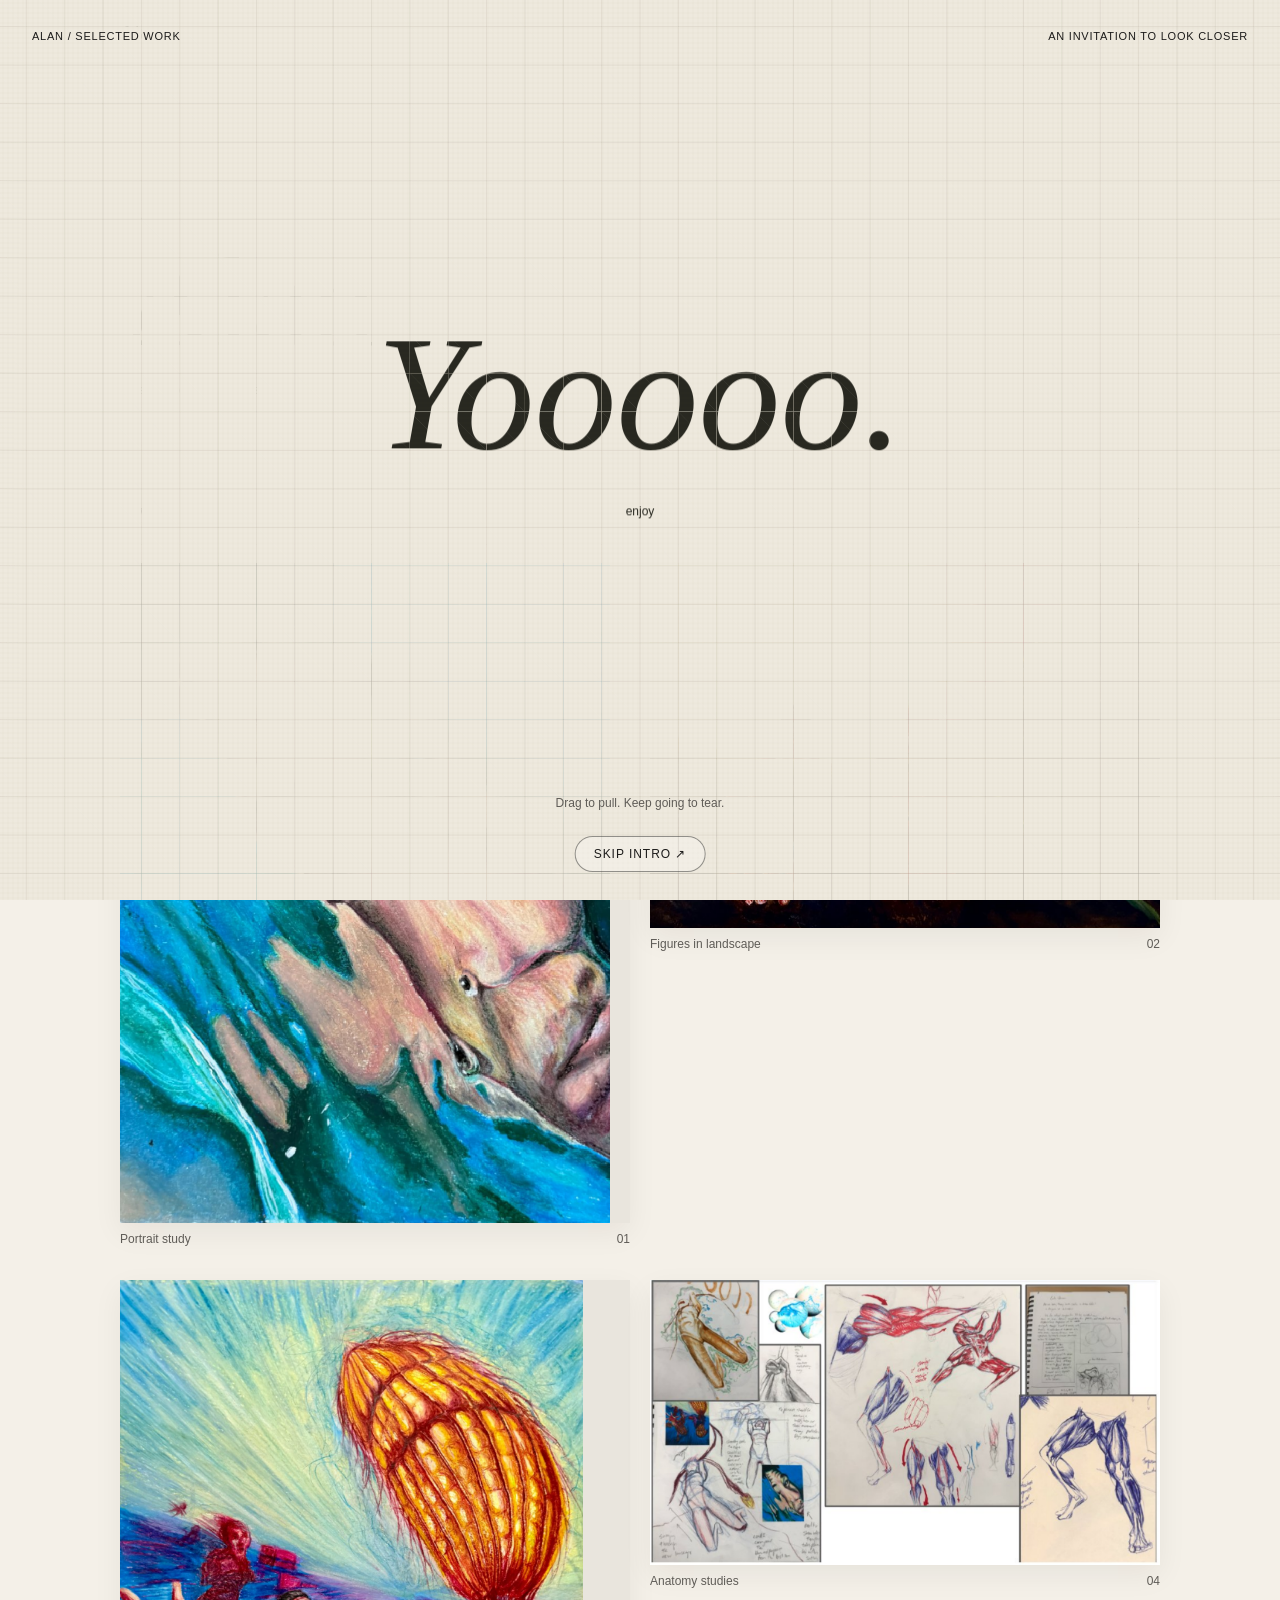
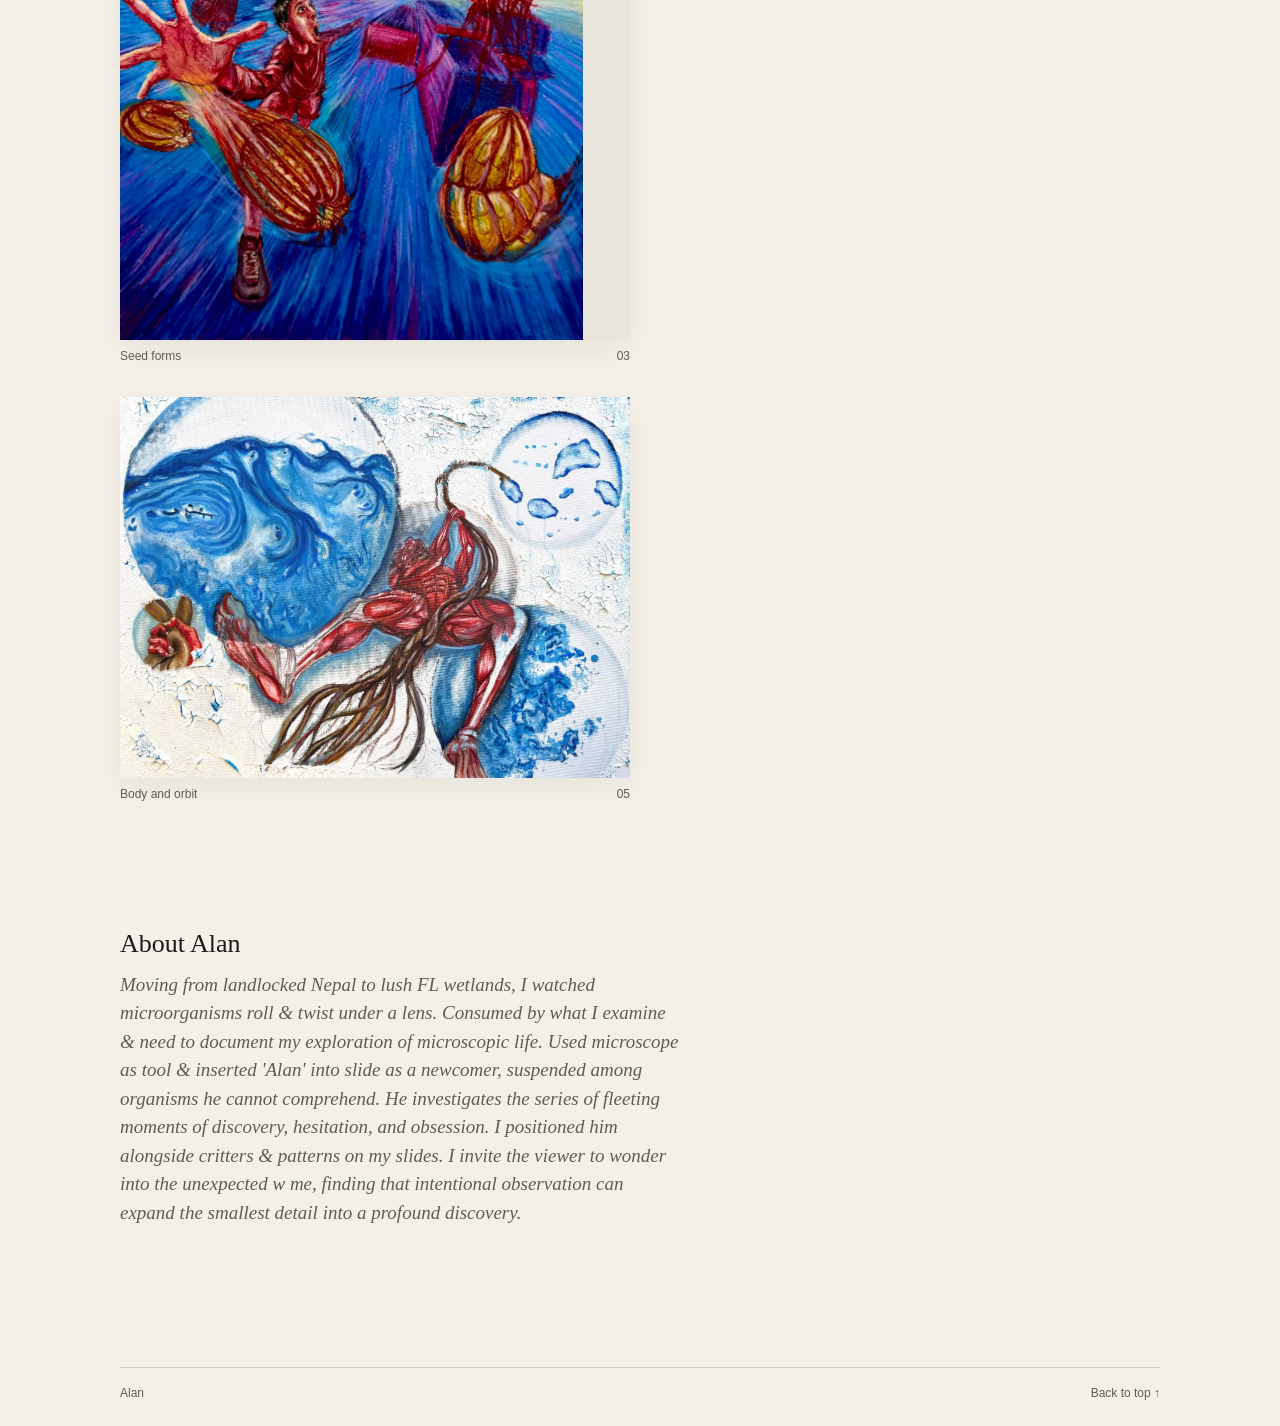
<file: index.html>
<!doctype html>
<html lang="en">
<head>
  <meta charset="utf-8">
  <meta name="viewport" content="width=device-width, initial-scale=1">
  <meta name="theme-color" content="#f4f0e8">
  <meta name="description" content="Selected artwork and studies by Alan.">
  <title>Alan — Portfolio</title>
  <link rel="stylesheet" href="styles.css">
  <script src="script.js" defer></script>
</head>
<body>
  <section class="tear-screen" aria-label="Opening screen">
    <canvas class="tear-canvas" aria-hidden="true"></canvas>
    <div class="cover-heading" aria-hidden="true"><span>Alan / Selected work</span><span>An invitation to look closer</span></div>
    <h1 class="visually-hidden">Pull and tear the cloth to enter Alan's portfolio</h1>
    <p class="tear-instruction">Drag to pull. Keep going to tear.</p>
    <button class="open-button" type="button">Skip intro <span aria-hidden="true">↗</span></button>
  </section>

  <main class="portfolio" id="portfolio" tabindex="-1">
    <header class="site-header">
      <a class="wordmark" href="#top">Alan</a>
      <nav aria-label="Main navigation">
        <a href="#work">Work</a>
        <a href="#about">About</a>
      </nav>
    </header>

    <section class="intro" id="top">
      <p class="eyebrow">AP Art Portfolio</p>
      <h1>Alan</h1>
      <p class="intro-note">Selected work and studies</p>
    </section>

    <section class="work-section" id="work" aria-labelledby="work-title">
      <div class="section-heading">
        <h2 id="work-title">Work</h2>
        <p>Selected pieces</p>
      </div>
      <div class="work-grid">
        <figure class="work-item">
          <img src="images/blue-portrait-study.png" alt="Close-up portrait surrounded by blue and teal marks" loading="lazy">
          <figcaption><span>Portrait study</span><span>01</span></figcaption>
        </figure>
        <figure class="work-item">
          <img src="images/figures-in-landscape.png" alt="Painted figures among dark, rocky forms" loading="lazy">
          <figcaption><span>Figures in landscape</span><span>02</span></figcaption>
        </figure>
        <figure class="work-item">
          <img src="images/seed-forms-study.png" alt="Expressive drawing of figures and large seed-like forms" loading="lazy">
          <figcaption><span>Seed forms</span><span>03</span></figcaption>
        </figure>
        <figure class="work-item">
          <img src="images/anatomy-sketchbook.png" alt="Sketchbook collage of anatomy and movement studies" loading="lazy">
          <figcaption><span>Anatomy studies</span><span>04</span></figcaption>
        </figure>
        <figure class="work-item">
          <img src="images/body-and-orbit-study.png" alt="Red figure with flowing forms among blue circular shapes" loading="lazy">
          <figcaption><span>Body and orbit</span><span>05</span></figcaption>
        </figure>
      </div>
    </section>

    <section class="about-section" id="about" aria-labelledby="about-title">
      <h2 id="about-title">About Alan</h2>
      <p class="statement-placeholder">
        Moving from landlocked Nepal to lush FL wetlands, I watched microorganisms roll & twist under a lens. Consumed by what I examine & need to document my exploration of microscopic life. Used microscope as tool & inserted 'Alan' into slide as a newcomer, suspended among organisms he cannot comprehend. He investigates the series of fleeting moments of discovery, hesitation, and obsession. I positioned him alongside critters & patterns on my slides. I invite the viewer to wonder into the unexpected w me, finding that intentional observation can expand the smallest detail into a profound discovery.</p>
    </section>

    <footer class="site-footer">
      <span>Alan</span>
      <a href="#top">Back to top ↑</a>
    </footer>
  </main>
</body>
</html>
</file>
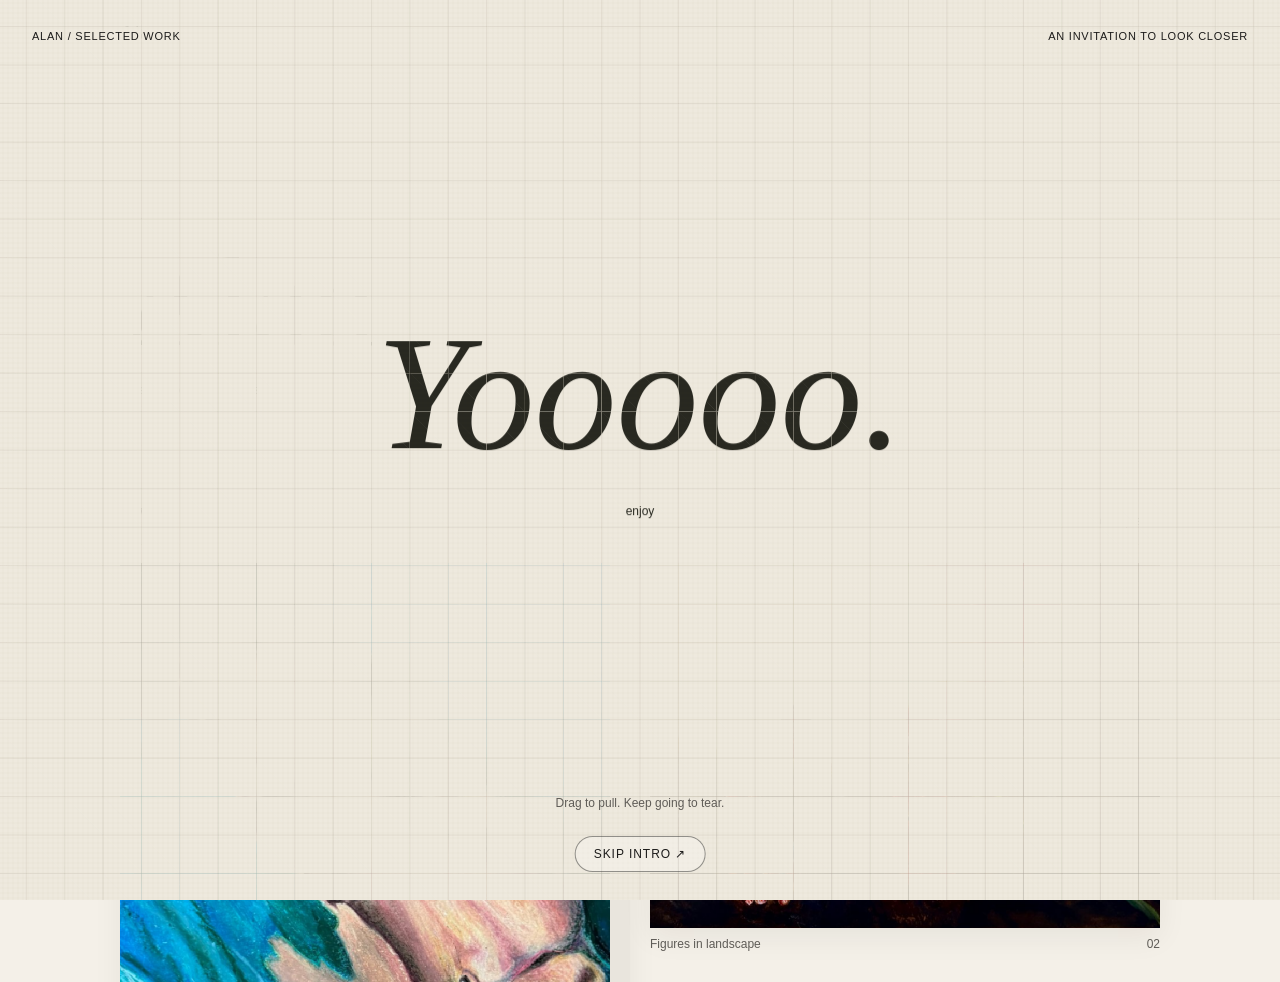
<file: root/index.html>
<!doctype html>
<html lang="en">
<head>
  <meta charset="utf-8">
  <meta name="viewport" content="width=device-width, initial-scale=1">
  <meta http-equiv="refresh" content="0;url=../">
  <title>Alan — Portfolio</title>
</head>
<body><a href="../">Visit Alan's portfolio</a></body>
</html>
</file>
<file: styles.css>
:root {
  color-scheme: light;
  --paper: #f4f0e8;
  --paper-deep: #e9e3d8;
  --ink: #1c1b1a;
  --muted: #5f5c57;
  --rule: #d5cec1;
  --panel: rgba(255, 255, 255, 0.28);
  --shadow: rgba(19, 18, 17, 0.18);
  font-family: "Avenir Next", Avenir, "Segoe UI", sans-serif;
  color: var(--ink);
  background: var(--paper);
  font-synthesis: none;
  text-rendering: optimizeLegibility;
  --cover-width: min(100vw, 1200px);
}

* {
  box-sizing: border-box;
}

html {
  scroll-behavior: smooth;
}

body {
  min-width: 320px;
  margin: 0;
  background: var(--paper);
}

a {
  color: inherit;
  text-decoration: none;
}

a:hover,
a:focus-visible {
  text-decoration: underline;
  text-underline-offset: 4px;
}

.tear-screen {
  display: none;
  position: fixed;
  inset: 0;
  z-index: 4;
  overflow: hidden;
  transition: opacity 500ms ease, visibility 500ms ease;
}

body.intro-active {
  overflow: hidden;
}

.intro-active .tear-screen {
  display: block;
}

.cover-heading {
  position: absolute;
  inset: 30px 32px auto;
  display: flex;
  justify-content: space-between;
  gap: 24px;
  font-size: 11px;
  letter-spacing: 0.07em;
  text-transform: uppercase;
  pointer-events: none;
}

.tear-instruction {
  position: absolute;
  bottom: 90px;
  width: 100%;
  margin: 0;
  text-align: center;
  color: var(--muted);
  font-size: 12px;
  pointer-events: none;
}

.is-torn .cover-heading,
.is-torn .tear-instruction {
  opacity: 0;
  transition: opacity 200ms;
}

.is-pulling .tear-canvas {
  cursor: grabbing;
}

.tear-screen.is-opening {
  opacity: 0;
  visibility: hidden;
  pointer-events: none;
}

.tear-canvas {
  position: absolute;
  inset: 0;
  width: 100%;
  height: 100%;
  display: block;
  cursor: grab;
  touch-action: none;
  background: transparent;
}

.tear-canvas:active {
  cursor: grabbing;
}

.open-button {
  position: absolute;
  left: 50%;
  bottom: 28px;
  transform: translateX(-50%);
  border: 1px solid rgba(28, 27, 26, 0.45);
  border-radius: 999px;
  background: rgba(255, 255, 255, 0.26);
  color: var(--ink);
  font: inherit;
  font-size: 12px;
  letter-spacing: 0.08em;
  text-transform: uppercase;
  padding: 10px 18px;
  cursor: pointer;
  transition: transform 180ms ease, background 180ms ease, color 180ms ease;
}

.open-button:hover,
.open-button:focus-visible {
  background: var(--ink);
  color: var(--paper);
  transform: translateX(-50%) translateY(-1px);
}

.portfolio {
  width: min(100% - 48px, 1040px);
  margin-inline: auto;
}

.portfolio:focus {
  outline: none;
}

.portfolio[hidden] {
  display: none;
}

.site-header {
  display: flex;
  min-height: 66px;
  align-items: center;
  justify-content: space-between;
  border-bottom: 1px solid var(--rule);
  font-size: 13px;
}

.wordmark {
  font-family: Georgia, "Times New Roman", serif;
  font-size: 20px;
}

.site-header nav {
  display: flex;
  gap: 24px;
}

.intro {
  padding: clamp(68px, 12vw, 142px) 0 clamp(58px, 9vw, 105px);
}

.eyebrow,
.intro-note,
.section-heading p,
.work-item figcaption,
.site-footer {
  color: var(--muted);
  font-size: 12px;
}

.eyebrow {
  margin: 0 0 18px;
  letter-spacing: 0.08em;
  text-transform: uppercase;
}

.intro h1 {
  margin: 0;
  font-family: Georgia, "Times New Roman", serif;
  font-size: clamp(64px, 12vw, 132px);
  font-weight: 400;
  line-height: 0.92;
}

.intro-note {
  margin: 22px 0 0;
}

.work-section {
  padding-bottom: clamp(72px, 11vw, 128px);
}

.section-heading {
  display: flex;
  align-items: baseline;
  justify-content: space-between;
  margin-bottom: 18px;
  border-bottom: 1px solid var(--rule);
}

.section-heading h2,
.about-section h2 {
  margin: 0 0 12px;
  font-family: Georgia, "Times New Roman", serif;
  font-size: 26px;
  font-weight: 400;
}

.section-heading p {
  margin: 0 0 12px;
}

.work-grid {
  display: grid;
  grid-template-columns: repeat(2, minmax(0, 1fr));
  column-gap: 20px;
  row-gap: 34px;
}

.work-item {
  min-width: 0;
  margin: 0;
}

.work-item img {
  display: block;
  width: 100%;
  height: auto;
  max-height: 660px;
  object-fit: contain;
  object-position: top left;
  background: #e9e5dd;
  box-shadow: 0 10px 28px rgba(27, 24, 22, 0.06);
}

.work-item figcaption {
  display: flex;
  justify-content: space-between;
  gap: 12px;
  padding-top: 9px;
}

.about-section {
  max-width: 560px;
  padding-bottom: clamp(80px, 12vw, 140px);
}

.statement-placeholder {
  margin: 0;
  color: var(--muted);
  font-family: Georgia, "Times New Roman", serif;
  font-size: 19px;
  font-style: italic;
  line-height: 1.5;
}

.site-footer {
  display: flex;
  justify-content: space-between;
  padding: 18px 0 26px;
  border-top: 1px solid var(--rule);
}

.visually-hidden {
  position: absolute;
  width: 1px;
  height: 1px;
  padding: 0;
  margin: -1px;
  overflow: hidden;
  clip: rect(0, 0, 0, 0);
  white-space: nowrap;
  border: 0;
}

@media (max-width: 600px) {
  .cover-heading {
    inset: 24px 20px auto;
    font-size: 10px;
  }

  .cover-heading span:last-child {
    max-width: 130px;
    text-align: right;
  }

  .portfolio {
    width: min(100% - 32px, 1040px);
  }

  .work-grid {
    grid-template-columns: 1fr;
    row-gap: 28px;
  }

  .work-item img {
    max-height: none;
  }
}

@media (prefers-reduced-motion: reduce) {
  html {
    scroll-behavior: auto;
  }

  *,
  *::before,
  *::after {
    transition-duration: 0.01ms !important;
  }
}
</file>
